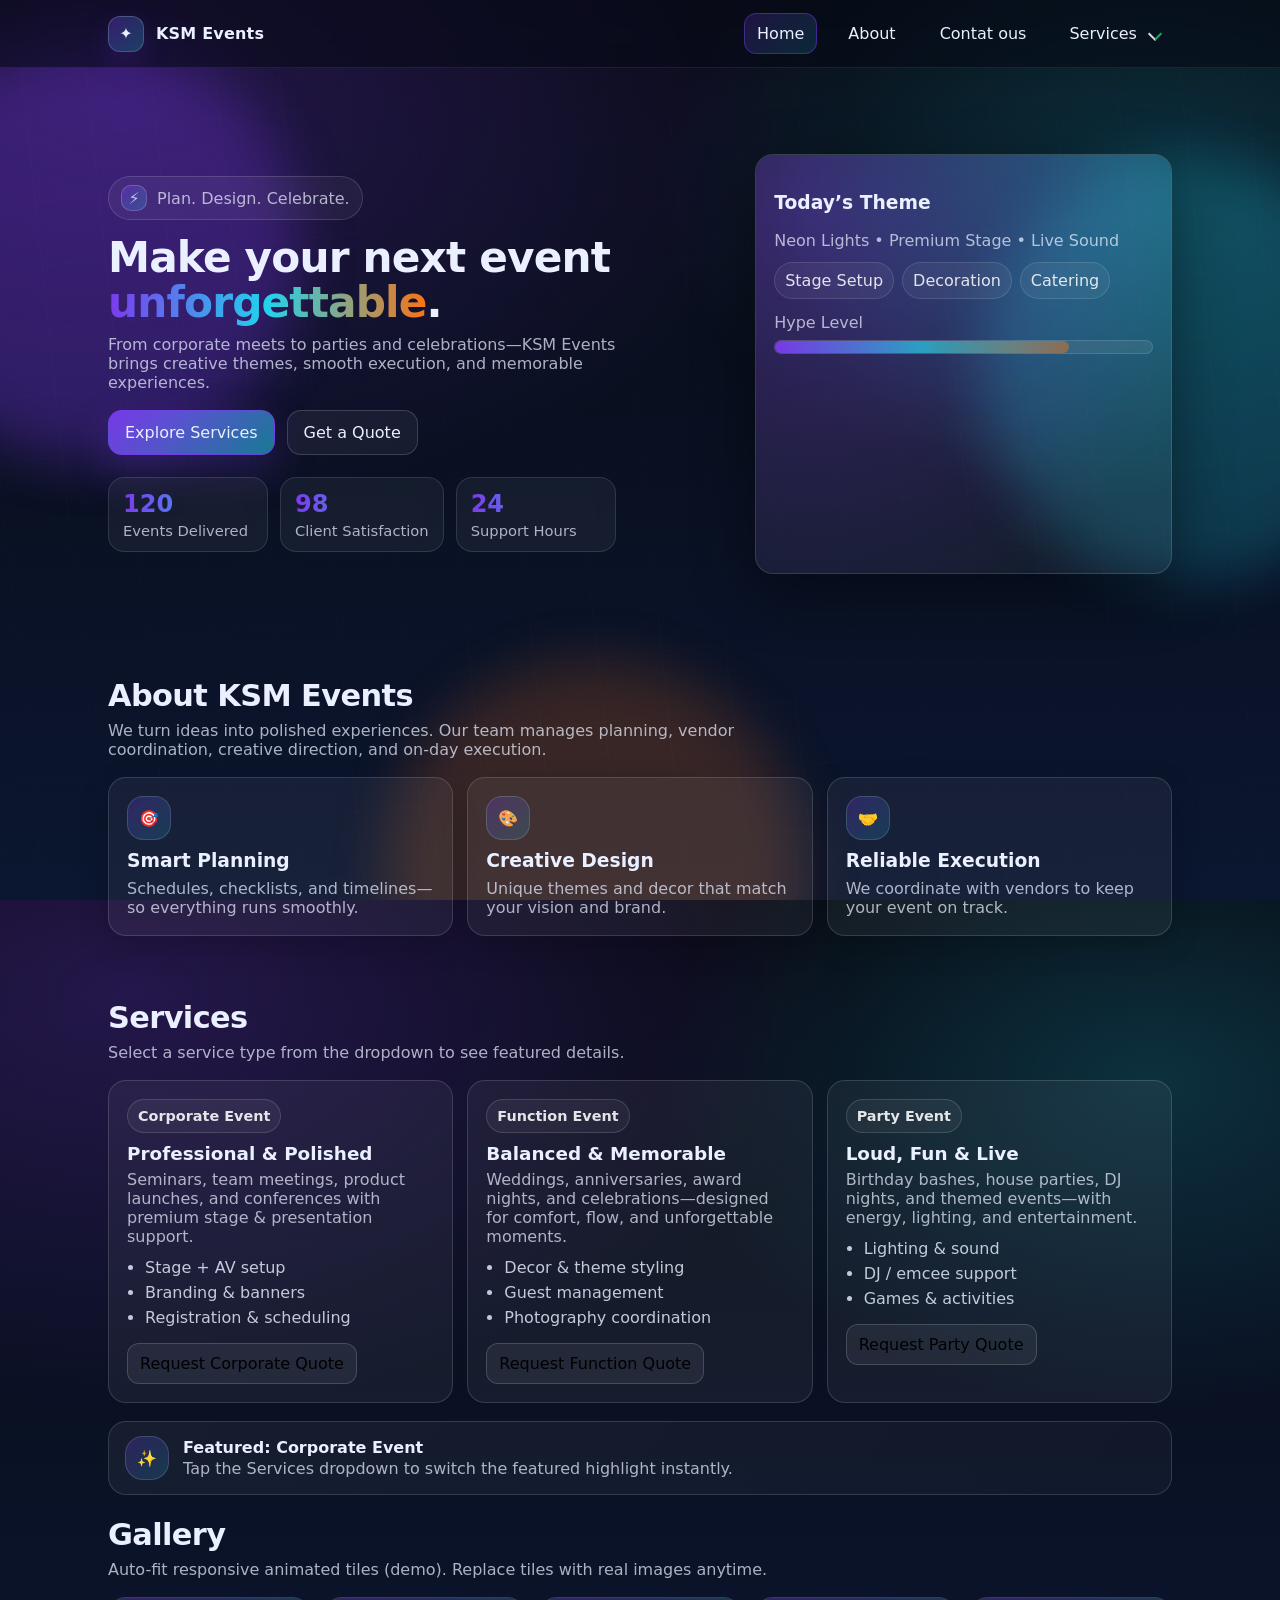
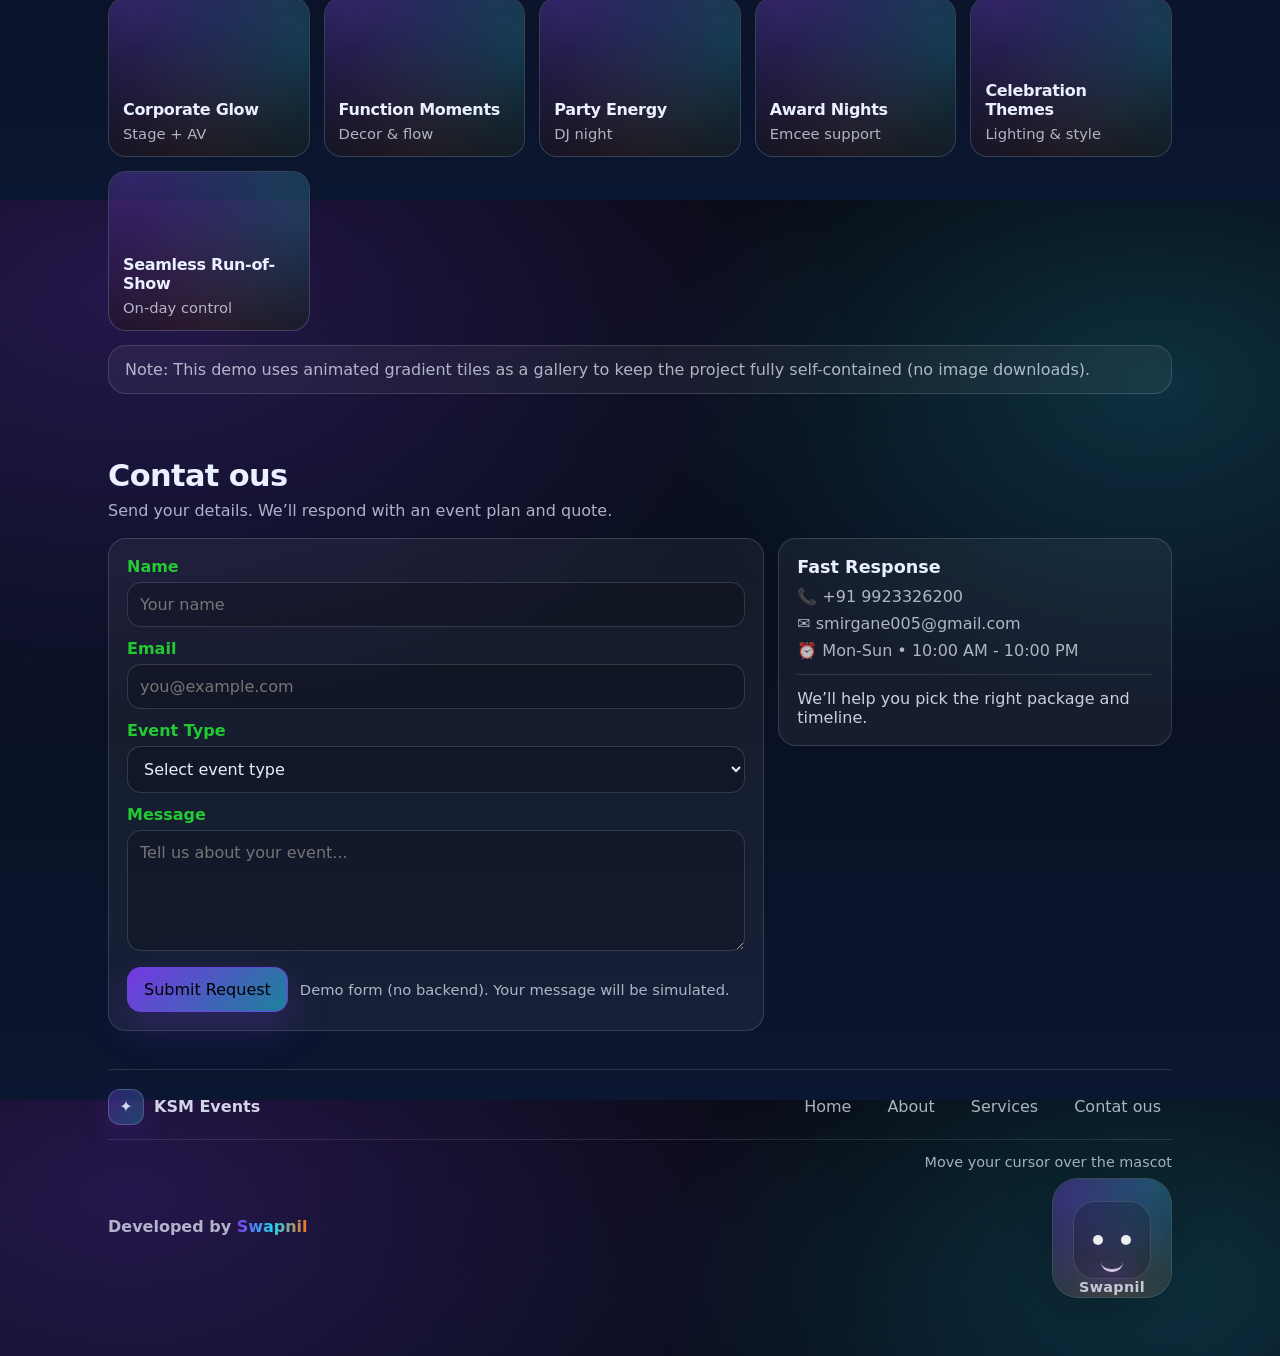
<file: index.html>
<!doctype html>
<html lang="en">
  <head>
    <meta charset="utf-8" />
    <meta name="viewport" content="width=device-width, initial-scale=1" />
    <title>KSM Events | Event Management</title>
    <link rel="stylesheet" href="style.css" />
  </head>
  <body>
    <div class="bg" aria-hidden="true">
      <span class="blob b1"></span>
      <span class="blob b2"></span>
      <span class="blob b3"></span>
      <span class="grid"></span>
    </div>

    <header class="header" id="top">
      <nav class="nav">
        <a class="brand" href="#home" aria-label="KSM Events Home">
          <span class="brand-mark" aria-hidden="true">✦</span>
          <span class="brand-text">KSM Events</span>
        </a>

        <button
          class="nav-toggle"
          type="button"
          aria-label="Open menu"
          aria-expanded="false"
        >
          <span></span><span></span><span></span>
        </button>

        <ul class="nav-links" id="navLinks">
          <li><a class="nav-link active" href="#home">Home</a></li>
          <li><a class="nav-link" href="#about">About</a></li>
          <li><a class="nav-link" href="#contact">Contat ous</a></li>

          <li class="dropdown" id="servicesDropdown">
            <button
              class="nav-link dropdown-btn"
              type="button"
              aria-haspopup="true"
              aria-expanded="false"
            >
              Services <span class="caret" aria-hidden="true"></span>
            </button>

            <div class="dropdown-menu" role="menu" aria-label="Services menu">
              <button
                class="dropdown-item"
                type="button"
                data-service="corporate"
              >
                Corporate Event
              </button>
              <button
                class="dropdown-item"
                type="button"
                data-service="function"
              >
                Function Event
              </button>
              <button class="dropdown-item" type="button" data-service="party">
                Party Event
              </button>
            </div>
          </li>
        </ul>
      </nav>
    </header>

    <main>
      <section class="hero" id="home">
        <div class="hero-content">
          <div class="eyebrow">
            <span class="spark" aria-hidden="true">⚡</span>
            <span>Plan. Design. Celebrate.</span>
          </div>

          <h1 class="hero-title">
            Make your next event
            <span class="gradient-text"> unforgettable</span>.
          </h1>

          <p class="hero-subtitle">
            From corporate meets to parties and celebrations—KSM Events brings
            creative themes, smooth execution, and memorable experiences.
          </p>

          <div class="hero-cta">
            <a class="btn primary" href="#services" role="button"
              >Explore Services</a
            >
            <a class="btn ghost" href="#contact" role="button">Get a Quote</a>
          </div>

          <div class="hero-stats" aria-label="Highlights">
            <div class="stat">
              <div class="stat-num" data-count="120">120</div>
              <div class="stat-label">Events Delivered</div>
            </div>
            <div class="stat">
              <div class="stat-num" data-count="98">98</div>
              <div class="stat-label">Client Satisfaction</div>
            </div>
            <div class="stat">
              <div class="stat-num" data-count="24">24</div>
              <div class="stat-label">Support Hours</div>
            </div>
          </div>
        </div>

        <div class="hero-card" aria-hidden="true">
          <div class="card-glow"></div>
          <div class="hero-card-inner">
            <h3>Today’s Theme</h3>
            <p class="muted">Neon Lights • Premium Stage • Live Sound</p>
            <div class="pill-row">
              <span class="pill">Stage Setup</span>
              <span class="pill">Decoration</span>
              <span class="pill">Catering</span>
            </div>
            <div class="mini-meter">
              <div class="meter-label">Hype Level</div>
              <div class="meter"><span class="meter-fill"></span></div>
            </div>
          </div>
        </div>
      </section>

      <section class="section" id="about">
        <div class="section-head">
          <h2>About KSM Events</h2>
          <p>
            We turn ideas into polished experiences. Our team manages planning,
            vendor coordination, creative direction, and on-day execution.
          </p>
        </div>

        <div class="cards">
          <article class="info-card reveal">
            <div class="icon" aria-hidden="true">🎯</div>
            <h3>Smart Planning</h3>
            <p>
              Schedules, checklists, and timelines—so everything runs smoothly.
            </p>
          </article>

          <article class="info-card reveal">
            <div class="icon" aria-hidden="true">🎨</div>
            <h3>Creative Design</h3>
            <p>Unique themes and decor that match your vision and brand.</p>
          </article>

          <article class="info-card reveal">
            <div class="icon" aria-hidden="true">🤝</div>
            <h3>Reliable Execution</h3>
            <p>We coordinate with vendors to keep your event on track.</p>
          </article>
        </div>
      </section>

      <section class="section" id="services">
        <div class="section-head">
          <h2>Services</h2>
          <p>
            Select a service type from the dropdown to see featured details.
          </p>
        </div>

        <div class="service-grid">
          <article class="service-card reveal" data-service-card="corporate">
            <div class="service-top">
              <div class="service-badge">Corporate Event</div>
              <div class="service-title">Professional & Polished</div>
              <p class="service-desc">
                Seminars, team meetings, product launches, and conferences with
                premium stage & presentation support.
              </p>
              <ul class="service-list">
                <li>Stage + AV setup</li>
                <li>Branding & banners</li>
                <li>Registration & scheduling</li>
              </ul>
              <button
                class="btn small"
                type="button"
                data-service-request="corporate"
              >
                Request Corporate Quote
              </button>
            </div>
          </article>

          <article class="service-card reveal" data-service-card="function">
            <div class="service-top">
              <div class="service-badge">Function Event</div>
              <div class="service-title">Balanced & Memorable</div>
              <p class="service-desc">
                Weddings, anniversaries, award nights, and celebrations—designed
                for comfort, flow, and unforgettable moments.
              </p>
              <ul class="service-list">
                <li>Decor & theme styling</li>
                <li>Guest management</li>
                <li>Photography coordination</li>
              </ul>
              <button
                class="btn small"
                type="button"
                data-service-request="function"
              >
                Request Function Quote
              </button>
            </div>
          </article>

          <article class="service-card reveal" data-service-card="party">
            <div class="service-top">
              <div class="service-badge">Party Event</div>
              <div class="service-title">Loud, Fun & Live</div>
              <p class="service-desc">
                Birthday bashes, house parties, DJ nights, and themed
                events—with energy, lighting, and entertainment.
              </p>
              <ul class="service-list">
                <li>Lighting & sound</li>
                <li>DJ / emcee support</li>
                <li>Games & activities</li>
              </ul>
              <button
                class="btn small"
                type="button"
                data-service-request="party"
              >
                Request Party Quote
              </button>
            </div>
          </article>
        </div>

        <div
          class="feature-strip reveal"
          id="serviceFeature"
          aria-live="polite"
        >
          <div class="strip-icon" aria-hidden="true">✨</div>
          <div class="strip-text">
            <div class="strip-title" id="featureTitle">
              Featured: Corporate Event
            </div>
            <div class="strip-desc" id="featureDesc">
              Tap the Services dropdown to switch the featured highlight
              instantly.
            </div>
          </div>
        </div>

        <div class="section-head" style="margin-top: 22px">
          <h2>Gallery</h2>
          <p>
            Auto-fit responsive animated tiles (demo). Replace tiles with real
            images anytime.
          </p>
        </div>

        <div class="gallery" aria-label="Event gallery">
          <div class="gallery-item reveal">
            <div class="gallery-item-inner">
              <div class="gallery-title">Corporate Glow</div>
              <div class="gallery-tag">Stage + AV</div>
            </div>
          </div>
          <div class="gallery-item reveal">
            <div class="gallery-item-inner">
              <div class="gallery-title">Function Moments</div>
              <div class="gallery-tag">Decor & flow</div>
            </div>
          </div>
          <div class="gallery-item reveal">
            <div class="gallery-item-inner">
              <div class="gallery-title">Party Energy</div>
              <div class="gallery-tag">DJ night</div>
            </div>
          </div>
          <div class="gallery-item reveal">
            <div class="gallery-item-inner">
              <div class="gallery-title">Award Nights</div>
              <div class="gallery-tag">Emcee support</div>
            </div>
          </div>
          <div class="gallery-item reveal">
            <div class="gallery-item-inner">
              <div class="gallery-title">Celebration Themes</div>
              <div class="gallery-tag">Lighting & style</div>
            </div>
          </div>
          <div class="gallery-item reveal">
            <div class="gallery-item-inner">
              <div class="gallery-title">Seamless Run-of-Show</div>
              <div class="gallery-tag">On-day control</div>
            </div>
          </div>
        </div>

        <div class="note reveal">
          Note: This demo uses animated gradient tiles as a gallery to keep the
          project fully self-contained (no image downloads).
        </div>
      </section>

      <section class="section contact" id="contact">
        <div class="section-head">
          <h2>Contat ous</h2>
          <p>Send your details. We’ll respond with an event plan and quote.</p>
        </div>

        <div class="contact-grid">
          <form class="contact-form" id="contactForm">
            <label>
              <span>Name</span>
              <input type="text" name="name" placeholder="Your name" required />
            </label>

            <label>
              <span>Email</span>
              <input
                type="email"
                name="email"
                placeholder="you@example.com"
                required
              />
            </label>

            <label>
              <span>Event Type</span>
              <select name="type" id="eventTypeSelect" required>
                <option value="" selected disabled>Select event type</option>
                <option value="corporate">Corporate Event</option>
                <option value="function">Function Event</option>
                <option value="party">Party Event</option>
              </select>
            </label>

            <label>
              <span>Message</span>
              <textarea
                name="message"
                placeholder="Tell us about your event..."
                rows="5"
                required
              ></textarea>
            </label>

            <div class="form-actions">
              <button class="btn primary" type="submit">Submit Request</button>
              <div class="form-hint">
                Demo form (no backend). Your message will be simulated.
              </div>
            </div>
          </form>

          <aside class="contact-panel reveal" aria-hidden="true">
            <div class="panel-card">
              <div class="panel-title">Fast Response</div>
              <div class="panel-line">📞 +91 9923326200</div>
              <div class="panel-line">✉️ smirgane005@gmail.com</div>
              <div class="panel-line">⏰ Mon-Sun • 10:00 AM - 10:00 PM</div>
              <div class="panel-divider"></div>
              <div class="panel-sub">
                We’ll help you pick the right package and timeline.
              </div>
            </div>
          </aside>
        </div>
      </section>

      <footer class="footer">
        <div class="footer-inner">
          <div class="footer-brand">
            <span class="brand-mark" aria-hidden="true">✦</span>
            KSM Events
          </div>

          <div class="footer-links">
            <a href="#home">Home</a>
            <a href="#about">About</a>
            <a href="#services">Services</a>
            <a href="#contact">Contat ous</a>
          </div>
        </div>

        <div class="footer-bottom">
          <div class="developed">
            Developed by <span class="developed-name">Swapnil</span>
          </div>

          <div class="mascot-wrap" aria-label="Animated mascot">
            <div class="mascot-instructions">
              Move your cursor over the mascot
            </div>
            <div class="mascot" id="mascot">
              <div class="mascot-face" aria-hidden="true">
                <span class="eye"></span>
                <span class="eye"></span>
                <span class="mouth"></span>
              </div>
              <div class="mascot-bob" aria-hidden="true"></div>
              <div class="mascot-name">Swapnil</div>
            </div>
          </div>
        </div>
      </footer>
    </main>

    <!-- Popup overlay (loads popup.html in an iframe) -->
    <div class="popup-overlay" id="popupOverlay" aria-hidden="true">
      <div
        class="popup-modal"
        role="dialog"
        aria-modal="true"
        aria-label="Service request"
      >
        <div class="popup-modal-top">
          <div class="popup-modal-title">Service Request</div>
          <button
            class="popup-close"
            type="button"
            id="popupCloseBtn"
            aria-label="Close popup"
          >
            ✕
          </button>
        </div>
        <iframe
          id="popupFrame"
          title="Service Request Form"
          src="about:blank"
          loading="lazy"
        ></iframe>
      </div>
    </div>

    <script src="script.js"></script>
  </body>
</html>
</file>
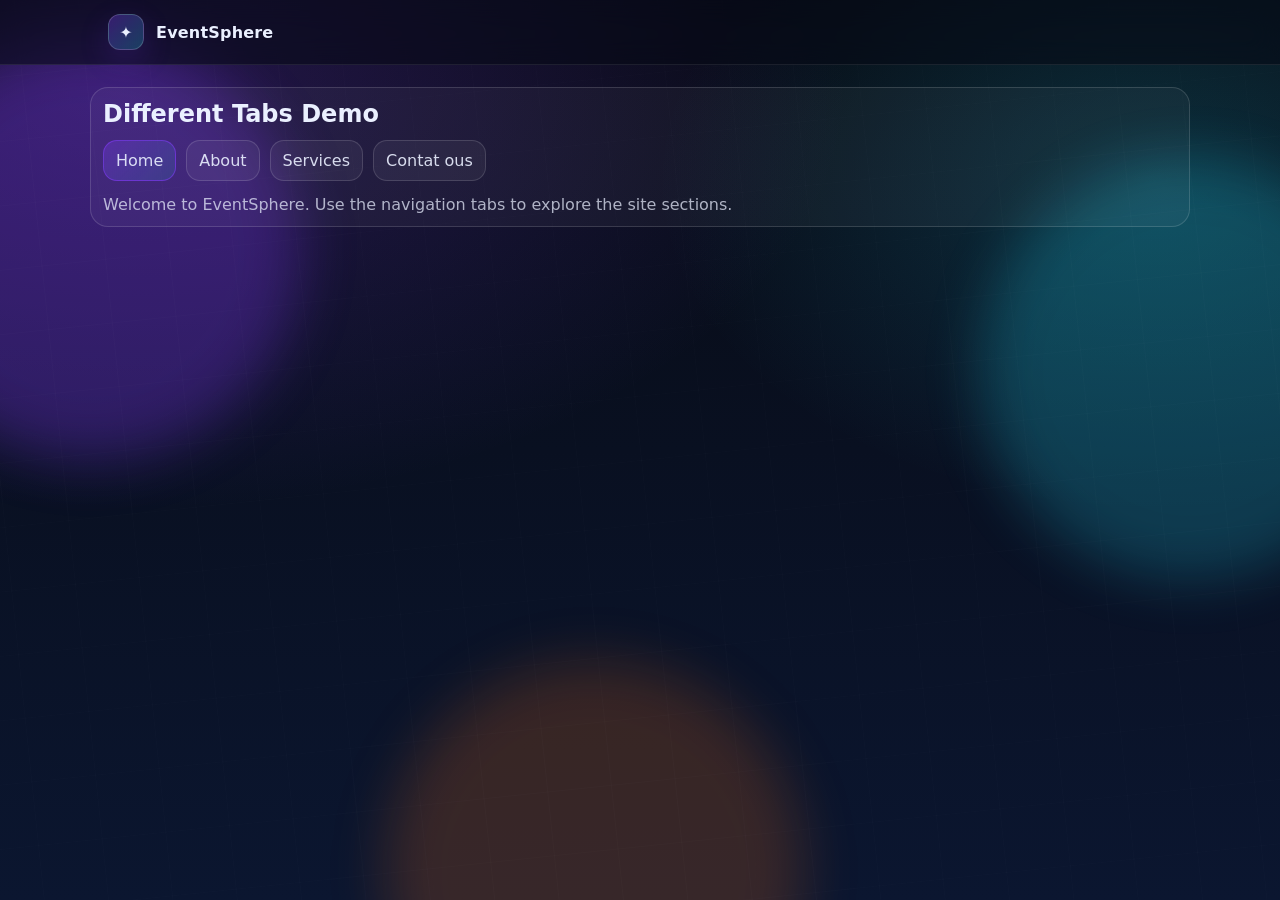
<file: different-taps.html>
<!doctype html>
<html lang="en">
<head>
  <meta charset="utf-8" />
  <meta name="viewport" content="width=device-width, initial-scale=1" />
  <title>EventSphere - Different Tabs</title>
  <link rel="stylesheet" href="style.css" />
  <style>
    .tabs-demo{padding:22px 0 50px;}
    .tabs-wrap{border:1px solid rgba(255,255,255,.14);background:rgba(255,255,255,.04);border-radius:18px;padding:12px;}
    .tab-buttons{display:flex;gap:10px;flex-wrap:wrap;}
    .tab-btn{padding:10px 12px;border-radius:14px;border:1px solid rgba(255,255,255,.14);background:rgba(255,255,255,.05);color:rgba(234,240,255,.9);cursor:pointer;transition:.18s;}
    .tab-btn.active{border-color:rgba(124,58,237,.65);background:linear-gradient(135deg, rgba(124,58,237,.35), rgba(34,211,238,.12));}
    .tab-panel{margin-top:14px;display:none;}
    .tab-panel.active{display:block;animation:fadeUp .4s ease both;}
    .tab-panel p{color:rgba(234,240,255,.72);margin:0;max-width:80ch;}
  </style>
</head>
<body>
  <div class="bg" aria-hidden="true">
    <span class="blob b1"></span><span class="blob b2"></span><span class="blob b3"></span><span class="grid"></span>
  </div>

  <header class="header">
    <nav class="nav">
      <a class="brand" href="index.html"><span class="brand-mark" aria-hidden="true">✦</span><span class="brand-text">EventSphere</span></a>
    </nav>
  </header>

  <main class="tabs-demo">
    <div class="tabs-wrap">
      <h2 style="margin:0 0 12px;">Different Tabs Demo</h2>
      <div class="tab-buttons" role="tablist" aria-label="Event Tabs">
        <button class="tab-btn active" type="button" data-tab="home">Home</button>
        <button class="tab-btn" type="button" data-tab="about">About</button>
        <button class="tab-btn" type="button" data-tab="services">Services</button>
        <button class="tab-btn" type="button" data-tab="contact">Contat ous</button>
      </div>
      <div class="tab-panel active" data-panel="home">
        <p>Welcome to EventSphere. Use the navigation tabs to explore the site sections.</p>
      </div>
      <div class="tab-panel" data-panel="about">
        <p>We plan, design, and execute events with smooth coordination and creative themes.</p>
      </div>
      <div class="tab-panel" data-panel="services">
        <p>Corporate Event, Function Event, Party Event — pick your style and submit a request.</p>
      </div>
      <div class="tab-panel" data-panel="contact">
        <p>Send your details and we’ll respond with an event plan and quote.</p>
      </div>
    </div>
  </main>

  <script>
    const btns = Array.from(document.querySelectorAll('.tab-btn'));
    const panels = Array.from(document.querySelectorAll('.tab-panel'));
    btns.forEach(b => {
      b.addEventListener('click', () => {
        btns.forEach(x=>x.classList.toggle('active', x===b));
        const tab = b.getAttribute('data-tab');
        panels.forEach(p=>p.classList.toggle('active', p.getAttribute('data-panel')===tab));
      });
</file>
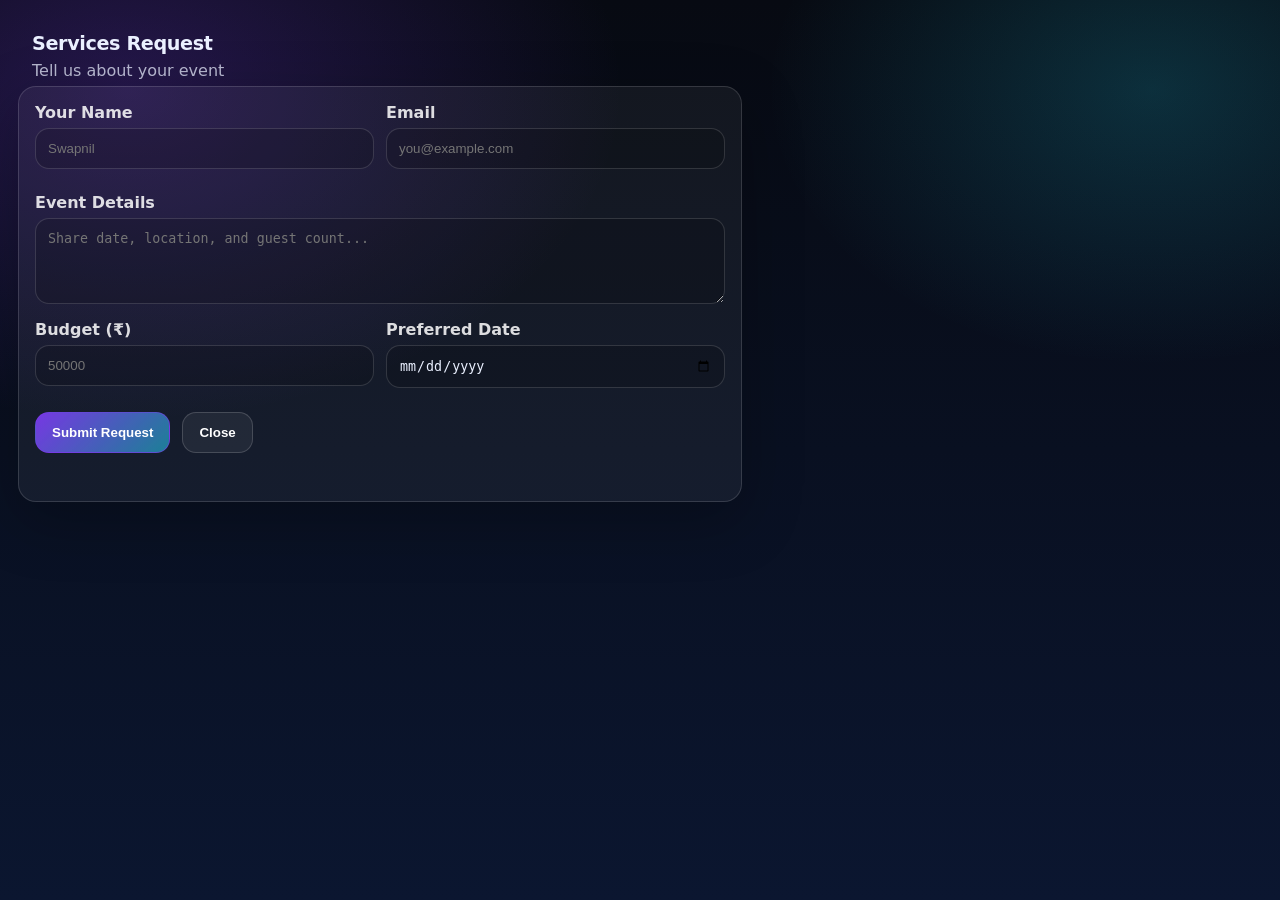
<file: popup.html>
<!doctype html>
<html lang="en">
  <head>
    <meta charset="utf-8" />
    <meta name="viewport" content="width=device-width, initial-scale=1" />
    <title>Service Request</title>
    <link rel="stylesheet" href="popup.css" />
  </head>
  <body>
    <!-- This file is loaded inside an iframe popup -->
    <div class="popup-shell">
      <div class="popup-header">
        <div class="popup-title">Services Request</div>
        <div class="popup-sub" id="popupSub">Tell us about your event</div>
      </div>

      <form class="popup-form" id="popupForm">
        <div class="row">
          <label>
            <span>Your Name</span>
            <input type="text" name="name" placeholder="Swapnil" required />
          </label>
          <label>
            <span>Email</span>
            <input
              type="email"
              name="email"
              placeholder="you@example.com"
              required
            />
          </label>
        </div>

        <label>
          <span>Event Details</span>
          <textarea
            name="details"
            rows="4"
            placeholder="Share date, location, and guest count..."
            required
          ></textarea>
        </label>

        <div class="row">
          <label>
            <span>Budget (₹)</span>
            <input type="number" name="budget" placeholder="50000" min="0" />
          </label>
          <label>
            <span>Preferred Date</span>
            <input type="date" name="date" />
          </label>
        </div>

        <div class="actions">
          <button class="btn" type="submit">Submit Request</button>
          <button class="btn btn-ghost" type="button" id="closeBtn">
            Close
          </button>
        </div>

        <div class="status" id="status" role="status" aria-live="polite"></div>
      </form>
    </div>

    <script>
      // Allow parent to set the chosen service type
      function getServiceFromURL() {
        const params = new URLSearchParams(window.location.search);
        return params.get("service") || "";
      }
      const service = getServiceFromURL();
      const sub = document.getElementById("popupSub");
      if (service) {
        const nice = service
          .split("-")
          .map((s) => s.charAt(0).toUpperCase() + s.slice(1))
          .join(" ");
        sub.textContent = `Selected: ${nice}`;
      }

      // Close button communicates to parent
      document.getElementById("closeBtn").addEventListener("click", () => {
        parent.postMessage({ type: "close-popup" }, "*");
      });

      // Submit: simulate collection and tell parent
      document.getElementById("popupForm").addEventListener("submit", (e) => {
        e.preventDefault();
        const fd = new FormData(e.target);
        const payload = Object.fromEntries(fd.entries());
        payload.service = service;

        document.getElementById("status").textContent = "Submitting...";
        // Simulate success
        setTimeout(() => {
          document.getElementById("status").textContent =
            "Request sent! (Demo)";
          parent.postMessage({ type: "popup-submitted", payload }, "*");
        }, 600);
      });
    </script>
  </body>
</html>
</file>
<file: style.css>
:root{
  --bg0:#070A12;
  --bg1:#0B1630;
  --text:#EAF0FF;
  --muted:rgba(234,240,255,.72);
  --primary:#7C3AED;
  --primary2:#22D3EE;
  --primary3:#F97316;
  --shadow: 0 18px 60px rgba(0,0,0,.45);
  --radius: 18px;
}

*{ box-sizing:border-box; }
html,body{ height:100%; }
body{
  margin:0;
  font-family: ui-sans-serif, system-ui, -apple-system, Segoe UI, Roboto, Arial;
  background: radial-gradient(1200px 700px at 10% 10%, rgba(124,58,237,.25), transparent 60%),
              radial-gradient(900px 600px at 90% 20%, rgba(34,211,238,.18), transparent 55%),
              linear-gradient(180deg, var(--bg0), var(--bg1));
  color: var(--text);
  overflow-x:hidden;
}

a{ color:inherit; text-decoration:none; }
button, input, select, textarea{ font:inherit; }

.bg{ position:fixed; inset:0; z-index:-2; pointer-events:none; overflow:hidden; }
.blob{ position:absolute; width:420px; height:420px; border-radius:50%; filter: blur(28px); opacity:.55; animation: floaty 10s ease-in-out infinite; }
.b1{ left:-120px; top:40px; background: rgba(124,58,237,.55); }
.b2{ right:-120px; top:160px; background: rgba(34,211,238,.40); animation-delay:-3s; }
.b3{ left:30%; bottom:-180px; background: rgba(249,115,22,.35); animation-delay:-6s; }
@keyframes floaty{ 0%,100%{ transform:translate3d(0,0,0) scale(1);} 50%{ transform:translate3d(0,-18px,0) scale(1.05);} }
.grid{
  position:absolute; inset:-20%;
  background:
    linear-gradient(to right, rgba(255,255,255,.06) 1px, transparent 1px),
    linear-gradient(to bottom, rgba(255,255,255,.05) 1px, transparent 1px);
  background-size:64px 64px;
  transform:rotate(-6deg);
  opacity:.25;
  animation:gridMove 18s linear infinite;
}
@keyframes gridMove{ from{ transform:rotate(-6deg) translateY(0);} to{ transform:rotate(-6deg) translateY(70px);} }

.header{ position:sticky; top:0; z-index:30; backdrop-filter: blur(14px); background: rgba(6,10,22,.56); border-bottom:1px solid rgba(255,255,255,.08); }
.nav{ max-width:1100px; margin:0 auto; padding:14px 18px; display:flex; align-items:center; justify-content:space-between; gap:16px; }
.brand{ display:flex; align-items:center; gap:12px; font-weight:800; letter-spacing:.2px; }
.brand-mark{
  display:grid; place-items:center; width:36px; height:36px; border-radius:12px;
  background: linear-gradient(135deg, rgba(124,58,237,.35), rgba(34,211,238,.25));
  border:1px solid rgba(255,255,255,.18);
  box-shadow:0 10px 30px rgba(124,58,237,.18);
  animation:pulse 2.4s ease-in-out infinite;
}
@keyframes pulse{ 0%,100%{ transform:scale(1);} 50%{ transform:scale(1.08);} }

.nav-toggle{ display:none; width:44px; height:44px; border-radius:14px; border:1px solid rgba(255,255,255,.14); background: rgba(255,255,255,.06); cursor:pointer; }
.nav-toggle span{ display:block; width:20px; height:2px; margin:5px auto; background: rgba(255,255,255,.85); border-radius:4px; }

.nav-links{ list-style:none; padding:0; margin:0; display:flex; align-items:center; gap:18px; }
.nav-link{ padding:10px 12px; border-radius:12px; border:1px solid transparent; transition: transform .15s ease, background .2s ease, border-color .2s ease; white-space:nowrap; }
.nav-link:hover{ transform: translateY(-1px); background: rgba(255,255,255,.06); border-color: rgba(255,255,255,.12); }
.nav-link.active{ background: linear-gradient(135deg, rgba(124,58,237,.20), rgba(34,211,238,.14)); border-color: rgba(124,58,237,.45); }

.dropdown{ position:relative; }
.dropdown-btn{ background:transparent; border:none; cursor:pointer; color:inherit; }
.caret{ display:inline-block; width:10px; height:10px; border-right:2px solid rgba(18, 207, 103, 0.85); border-bottom:2px solid rgba(255,255,255,.85); transform:rotate(45deg); margin-left:8px; transition: transform .2s ease; }
.dropdown-menu{
  position:absolute; top:calc(100% + 10px); left:0; min-width:220px;
  padding:10px; border-radius:16px;
  background: rgba(9,16,36,.86);
  border:1px solid rgba(255,255,255,.14);
  box-shadow: var(--shadow);
  opacity:0; visibility:hidden;
  transform: translateY(-8px) scale(.98);
  transition: opacity .18s ease, visibility .18s ease, transform .18s ease;
}
.dropdown.open .dropdown-menu{ opacity:1; visibility:visible; transform: translateY(0) scale(1);} 
.dropdown.open .caret{ transform: rotate(-135deg);} 
.dropdown-item{
  width:100%; text-align:left;
  background: rgba(255,255,255,.04);
  border:1px solid rgba(255,255,255,.08);
  color: var(--text);
  border-radius: 14px;
  padding:10px 12px;
  cursor:pointer;
  transition: transform .12s ease, background .2s ease, border-color .2s ease;
  margin-bottom:8px;
}
.dropdown-item:last-child{ margin-bottom:0; }
.dropdown-item:hover{ transform: translateY(-1px); background: rgba(255,255,255,.08); border-color: rgba(124,58,237,.35);} 

main{ max-width:1100px; margin:0 auto; padding:18px; }

.hero{ margin-top:18px; display:grid; grid-template-columns:1.2fr .8fr; gap:22px; align-items:center; min-height:520px; }
.hero-content{ padding:18px 0; }
.eyebrow{ display:inline-flex; align-items:center; gap:10px; padding:8px 12px; border-radius:999px; border:1px solid rgba(255,255,255,.14); background: rgba(255,255,255,.05); color: var(--muted); animation: fadeUp .7s ease both; }
.spark{ display:inline-grid; place-items:center; width:26px; height:26px; border-radius:10px; background: linear-gradient(135deg, rgba(124,58,237,.35), rgba(34,211,238,.22)); border:1px solid rgba(255,255,255,.18); }
@keyframes fadeUp{ from{ opacity:0; transform: translateY(10px);} to{ opacity:1; transform: translateY(0);} }
.hero-title{ margin:16px 0 10px; font-size: clamp(2rem, 3.3vw, 3.2rem); line-height:1.05; letter-spacing:-.02em; animation: fadeUp .85s ease both; }
.gradient-text{ background: linear-gradient(90deg, var(--primary), var(--primary2), var(--primary3)); -webkit-background-clip:text; background-clip:text; color:transparent; }
.hero-subtitle{ margin:0 0 18px; color:var(--muted); max-width:52ch; animation: fadeUp 1s ease both; }
.hero-cta{ display:flex; gap:12px; flex-wrap:wrap; margin-bottom:22px; animation: fadeUp 1.1s ease both; }

.btn{ display:inline-flex; align-items:center; justify-content:center; gap:10px; padding:12px 16px; border-radius:14px; border:1px solid rgba(255,255,255,.16); cursor:pointer; transition: transform .15s ease, background .2s ease, border-color .2s ease; user-select:none; }
.btn:hover{ transform: translateY(-1px);} 
.btn.primary{ background: linear-gradient(135deg, rgba(124,58,237,.95), rgba(34,211,238,.55)); border-color: rgba(124,58,237,.65); box-shadow:0 16px 40px rgba(124,58,237,.25);} 
.btn.ghost{ background: rgba(255,255,255,.05);} 
.btn.small{ padding:10px 12px; border-radius:12px; background: rgba(255,255,255,.06);} 

.hero-stats{ display:flex; gap:12px; flex-wrap:wrap; }
.stat{ padding:12px 14px; border-radius:16px; border:1px solid rgba(255,255,255,.12); background: rgba(255,255,255,.05); backdrop-filter: blur(10px); min-width:160px; animation: fadeUp 1.2s ease both; }
.stat-num{ font-size:1.5rem; font-weight:900; background: linear-gradient(90deg, rgba(124,58,237,1), rgba(34,211,238,1)); -webkit-background-clip:text; background-clip:text; color:transparent; }
.stat-label{ margin-top:4px; color:var(--muted); font-size:.92rem; }

.hero-card{ position:relative; border-radius: var(--radius); border:1px solid rgba(255,255,255,.14); background: rgba(255,255,255,.05); box-shadow: var(--shadow); overflow:hidden; height:420px; animation: fadeUp 1.1s ease both; }
.card-glow{ position:absolute; inset:-40%; background: radial-gradient(circle at 30% 30%, rgba(124,58,237,.35), transparent 55%), radial-gradient(circle at 70% 20%, rgba(34,211,238,.25), transparent 45%); animation: spinGlow 8s linear infinite; }
@keyframes spinGlow{ from{ transform: rotate(0deg);} to{ transform: rotate(360deg);} }
.hero-card-inner{ position:relative; padding:18px; }
.muted{ color: var(--muted); margin:0 0 12px; }
.pill-row{ display:flex; flex-wrap:wrap; gap:8px; margin-bottom:14px; }
.pill{ padding:8px 10px; border-radius:999px; border:1px solid rgba(255,255,255,.12); background: rgba(255,255,255,.05); color: rgba(255,255,255,.86); }
.mini-meter .meter-label{ color: var(--muted); margin-bottom:8px; }
.mini-meter .meter{ height:14px; border-radius:999px; background: rgba(255,255,255,.08); border:1px solid rgba(255,255,255,.12); overflow:hidden; }
.meter-fill{ display:block; height:100%; width:78%; background: linear-gradient(90deg, rgba(124,58,237,.95), rgba(34,211,238,.65), rgba(249,115,22,.45)); border-radius:999px; animation: meterAnim 1.6s ease-in-out infinite alternate; }
@keyframes meterAnim{ from{ width:64%; } to{ width:86%; } }

.section{ padding:54px 0 10px; }
.section-head{ text-align:left; margin-bottom:18px; }
.section-head h2{ margin:0 0 8px; font-size:1.9rem; letter-spacing:-.02em; }
.section-head p{ margin:0; color: var(--muted); max-width:70ch; }

.cards{ display:grid; grid-template-columns: repeat(3, 1fr); gap:14px; }
.info-card{ border-radius: var(--radius); border:1px solid rgba(255,255,255,.14); background: rgba(255,255,255,.05); padding:18px; transition: transform .18s ease, border-color .2s ease, background .2s ease; box-shadow:0 10px 30px rgba(0,0,0,.18); }
.info-card:hover{ transform: translateY(-3px); border-color: rgba(124,58,237,.45); background: rgba(255,255,255,.07); }
.icon{ width:44px; height:44px; border-radius:16px; display:grid; place-items:center; border:1px solid rgba(255,255,255,.14); background: linear-gradient(135deg, rgba(124,58,237,.25), rgba(34,211,238,.16)); margin-bottom:10px; }
.info-card h3{ margin:0 0 8px; }
.info-card p{ margin:0; color: var(--muted); }

.service-grid{ display:grid; grid-template-columns: repeat(3, 1fr); gap:14px; margin-top:18px; }
.service-card{ border-radius: var(--radius); border:1px solid rgba(255,255,255,.14); background: rgba(255,255,255,.05); padding:18px; transition: transform .18s ease, border-color .2s ease, background .2s ease; position:relative; overflow:hidden; }
.service-card::before{ content:""; position:absolute; inset:-60% -40%; background: radial-gradient(circle at 20% 10%, rgba(124,58,237,.25), transparent 55%), radial-gradient(circle at 80% 25%, rgba(34,211,238,.18), transparent 50%); opacity:.0; transition: opacity .2s ease; }
.service-card:hover{ transform: translateY(-3px); border-color: rgba(34,211,238,.42); background: rgba(255,255,255,.07);} 
.service-card:hover::before{ opacity:1; }
.service-badge{ display:inline-flex; padding:8px 10px; border-radius:999px; border:1px solid rgba(255,255,255,.14); background: rgba(255,255,255,.05); color: rgba(255,255,255,.88); margin-bottom:10px; font-weight:700; font-size:.9rem; }
.service-title{ font-weight:900; font-size:1.15rem; margin-bottom:6px; }
.service-desc{ margin:0 0 12px; color: var(--muted); }
.service-list{ margin:0 0 16px; padding-left:18px; color: rgba(234,240,255,.82); }
.service-list li{ margin:6px 0; }

.feature-strip{ margin-top:18px; border-radius: var(--radius); border:1px solid rgba(255,255,255,.14); background: linear-gradient(135deg, rgba(255,255,255,.05), rgba(255,255,255,.03)); padding:14px 16px; display:flex; align-items:center; gap:14px; }
.strip-icon{ width:44px; height:44px; border-radius:18px; display:grid; place-items:center; border:1px solid rgba(255,255,255,.14); background: linear-gradient(135deg, rgba(124,58,237,.24), rgba(34,211,238,.16)); }
.strip-title{ font-weight:900; }
.strip-desc{ color: var(--muted); margin-top:2px; }

/* Gallery */
.gallery{ margin-top:18px; display:grid; grid-template-columns: repeat(auto-fit, minmax(180px, 1fr)); gap:14px; }
.gallery-item{ position:relative; border-radius: var(--radius); border:1px solid rgba(255,255,255,.14); background: rgba(255,255,255,.05); overflow:hidden; min-height:160px; }
.gallery-item::before{ content:""; position:absolute; inset:-40% -40%; background: radial-gradient(circle at 30% 25%, rgba(124,58,237,.35), transparent 55%), radial-gradient(circle at 75% 40%, rgba(34,211,238,.25), transparent 50%), radial-gradient(circle at 50% 80%, rgba(249,115,22,.18), transparent 45%); transform: scale(1.05); opacity:.9; }
.gallery-item::after{ content:""; position:absolute; inset:0; background: linear-gradient(180deg, rgba(0,0,0,.05), rgba(0,0,0,.45)); }
.gallery-item-inner{ position:relative; z-index:1; padding:14px; height:100%; display:flex; flex-direction:column; gap:6px; justify-content:flex-end; }
.gallery-title{ font-weight:900; letter-spacing:-.02em; }
.gallery-tag{ color: var(--muted); font-size:.92rem; }

.note{ margin-top:14px; padding:14px 16px; border-radius: var(--radius); border:1px solid rgba(255,255,255,.14); background: rgba(255,255,255,.05); color: var(--muted); }

/* Contact */
.contact-grid{ display:grid; grid-template-columns: 1.25fr .75fr; gap:14px; margin-top:18px; }
.contact-form{ border-radius: var(--radius); border:1px solid rgba(255,255,255,.14); background: rgba(255,255,255,.05); padding:18px; }
.contact-form label{ display:block; margin-bottom:12px; }
.contact-form label span{ display:block; margin-bottom:6px; color: rgba(38, 230, 51, 0.86); font-weight:700; }
#eventTypeSelect option {background: rgba(7, 17, 10, 0.856)}
.contact-form input, .contact-form select, .contact-form textarea{ width:100%; padding:12px; border-radius:14px; border:1px solid rgba(255,255,255,.14); background: rgba(0,0,0,.16); color: var(--text); outline:none; transition: border-color .2s ease; }
.contact-form input:focus, .contact-form select:focus, .contact-form textarea:focus{ border-color: rgba(124,58,237,.55); }
.form-actions{ display:flex; align-items:center; gap:12px; flex-wrap:wrap; margin-top:8px; }
.form-hint{ color: var(--muted); font-size:.92rem; }
.contact-panel .panel-card{ border-radius: var(--radius); border:1px solid rgba(255,255,255,.14); background: rgba(255,255,255,.05); padding:18px; }
.panel-title{ font-weight:900; font-size:1.1rem; margin-bottom:10px; }
.panel-line{ color: var(--muted); margin:8px 0; }
.panel-divider{ height:1px; background: rgba(255,255,255,.12); margin:14px 0; }
.panel-sub{ color: rgba(234,240,255,.85); }

.footer{ padding:28px 0 40px; color: var(--muted); }
.footer-inner{ border-top:1px solid rgba(255,255,255,.12); padding-top:18px; display:flex; align-items:center; justify-content:space-between; gap:14px; }
.footer-brand{ display:flex; align-items:center; gap:10px; font-weight:900; color: rgba(234,240,255,.88); }
.footer-links{ display:flex; gap:14px; flex-wrap:wrap; }
.footer-links a{ padding:8px 10px; border-radius:12px; border:1px solid rgba(255,255,255,.0); transition: border-color .2s ease, background .2s ease; }
.footer-links a:hover{ border-color: rgba(255,255,255,.14); background: rgba(255,255,255,.05); }

.reveal{ opacity:0; transform: translateY(14px); transition: opacity .6s ease, transform .6s ease; }
.reveal.in-view{ opacity:1; transform: translateY(0); }

@media (max-width: 940px){
  .hero{ grid-template-columns: 1fr; min-height: unset; }
  .hero-card{ height: 360px; }
  .cards{ grid-template-columns: 1fr; }
  .service-grid{ grid-template-columns: 1fr; }
  .contact-grid{ grid-template-columns: 1fr; }
  .footer-inner{ flex-direction:column; align-items:flex-start; }

  .nav-toggle{ display:block; }
  .nav-links{
    position:absolute;
    left:16px; right:16px; top:72px;
    flex-direction:column; align-items:stretch;
    padding:12px;
    border-radius: var(--radius);
    border:1px solid rgba(255,255,255,.14);
    background: rgba(9,16,36,.86);
    box-shadow: var(--shadow);
    opacity:0;
    transform: translateY(-10px);
    visibility:hidden;
    transition: opacity .18s ease, transform .18s ease, visibility .18s ease;
  }
  .nav-links.open{ opacity:1; transform: translateY(0); visibility:visible; }
  .nav-link{ width:100%; }
  .dropdown-menu{ left:0; right:0; min-width:auto; }
}

@media (max-width: 420px){
  main{ padding:12px; }
  .nav{ padding:12px 12px; }
  .hero-card{ height:320px; }
  .hero-title{ letter-spacing:-0.01em; }
  .stat{ min-width:140px; }
}

/* Popup overlay */
.popup-overlay{
  position:fixed;
  inset:0;
  background: rgba(0,0,0,.55);
  display:flex;
  align-items:center;
  justify-content:center;
  padding:18px;
  opacity:0;
  visibility:hidden;
  transition: opacity .18s ease, visibility .18s ease;
  z-index:200;
}
.popup-overlay.open{
  opacity:1;
  visibility:visible;
}
.popup-modal{
  width:min(980px, 100%);
  height:min(640px, 85vh);
  border-radius: 20px;
  border:1px solid rgba(255,255,255,.16);
  background: rgba(9,16,36,.78);
  backdrop-filter: blur(14px);
  box-shadow: 0 18px 70px rgba(0,0,0,.45);
  overflow:hidden;
  transform: translateY(10px) scale(.98);
  transition: transform .2s ease;
}
.popup-overlay.open .popup-modal{
  transform: translateY(0) scale(1);
}
.popup-modal-top{
  display:flex;
  align-items:center;
  justify-content:space-between;
  padding:14px 16px;
  border-bottom:1px solid rgba(255,255,255,.12);
}
.popup-modal-title{
  font-weight:900;
  letter-spacing:-.02em;
}
.popup-close{
  width:40px;
  height:40px;
  border-radius:14px;
  border:1px solid rgba(255,255,255,.14);
  background: rgba(255,255,255,.06);
  color: rgba(255,255,255,.92);
  cursor:pointer;
}
.popup-modal iframe{
  width:100%;
  height: calc(100% - 68px);
  border:0;
}

/* Footer additions */
.footer{ padding:28px 0 40px; }

.footer-bottom{
  margin-top: 14px;
  border-top: 1px solid rgba(255,255,255,.12);
  padding-top: 14px;
  display:flex;
  align-items:center;
  justify-content:space-between;
  gap: 14px;
  flex-wrap:wrap;
}
.developed{ color: var(--muted); font-weight: 700; }
.developed-name{
  background: linear-gradient(90deg, var(--primary), var(--primary2), var(--primary3));
  -webkit-background-clip:text;
  background-clip:text;
  color: transparent;
}

.mascot-wrap{ display:flex; flex-direction:column; gap: 8px; align-items:flex-end; }
.mascot-instructions{ color: rgba(234,240,255,.70); font-size: .9rem; }

.mascot{
  width: 120px;
  height: 120px;
  position: relative;
  border-radius: 26px;
  background: rgba(255,255,255,.05);
  border: 1px solid rgba(255,255,255,.14);
  box-shadow: 0 16px 50px rgba(0,0,0,.25);
  overflow:hidden;
  cursor: default;
}
.mascot::before{
  content:"";
  position:absolute;
  inset:-40%;
  background: radial-gradient(circle at 30% 30%, rgba(124,58,237,.35), transparent 55%),
              radial-gradient(circle at 70% 20%, rgba(34,211,238,.25), transparent 45%),
              radial-gradient(circle at 50% 80%, rgba(249,115,22,.18), transparent 50%);
  opacity:.95;
  transform: translate3d(0,0,0);
}
.mascot-face{
  position:absolute;
  left: 50%;
  top: 52%;
  transform: translate(-50%,-50%);
  width: 78px;
  height: 78px;
  border-radius: 22px;
  background: rgba(0,0,0,.18);
  border: 1px solid rgba(255,255,255,.12);
  backdrop-filter: blur(10px);
  display:flex;
  align-items:center;
  justify-content:center;
  gap: 18px;
}
.eye{
  width: 10px;
  height: 10px;
  border-radius: 50%;
  background: rgba(255,255,255,.92);
  box-shadow: 0 0 18px rgba(124,58,237,.35);
}
.mouth{
  position:absolute;
  width: 22px;
  height: 10px;
  border-bottom: 3px solid rgba(255,255,255,.8);
  border-radius: 0 0 20px 20px;
  top: 60px;
}

.mascot-bob{
  position:absolute;
  left: 50%;
  bottom: 16px;
  transform: translateX(-50%);
  width: 48px;
  height: 14px;
  background: rgba(124,58,237,.25);
  filter: blur(10px);
  border-radius: 999px;
  animation: mascotShadow 1.6s ease-in-out infinite;
}
@keyframes mascotShadow{
  0%,100%{ transform: translateX(-50%) scaleX(1); opacity:.75; }
  50%{ transform: translateX(-50%) scaleX(.65); opacity:.45; }
}

.mascot-name{
  position:absolute;
  left: 50%;
  bottom: 2px;
  transform: translateX(-50%);
  font-size: .9rem;
  color: rgba(234,240,255,.78);
  font-weight: 800;
  letter-spacing: .02em;
  user-select:none;
}

@media (max-width: 940px){
  .mascot-wrap{ align-items:flex-start; }
}
</file>
<file: popup.css>
:root{
  --bg0:#070A12;
  --bg1:#0B1630;
  --text:#EAF0FF;
  --muted:rgba(234,240,255,.72);
  --primary:#7C3AED;
  --primary2:#22D3EE;
  --primary3:#F97316;
  --radius:18px;
}

*{ box-sizing:border-box; }
html,body{ height:100%; }
body{
  margin:0;
  font-family: ui-sans-serif, system-ui, -apple-system, Segoe UI, Roboto, Arial;
  color:var(--text);
  background:
    radial-gradient(900px 600px at 10% 10%, rgba(124,58,237,.25), transparent 55%),
    radial-gradient(700px 500px at 90% 10%, rgba(34,211,238,.18), transparent 55%),
    linear-gradient(180deg, var(--bg0), var(--bg1));
}

.popup-shell{
  padding:18px;
  max-width:760px;
}

.popup-header{
  padding:14px 14px 6px;
}
.popup-title{
  font-size:1.2rem;
  font-weight:900;
  letter-spacing:-.02em;
}
.popup-sub{
  margin-top:6px;
  color:var(--muted);
}

.popup-form{
  border-radius: var(--radius);
  border:1px solid rgba(255,255,255,.14);
  background: rgba(255,255,255,.05);
  padding:16px;
  box-shadow: 0 18px 60px rgba(0,0,0,.25);
}

.row{
  display:grid;
  grid-template-columns: 1fr 1fr;
  gap:12px;
  margin-bottom:12px;
}

label{ display:block; margin-bottom:12px; }
label span{ display:block; margin-bottom:6px; color:rgba(255,255,255,.85); font-weight:700; }

input, textarea{
  width:100%;
  padding:12px 12px;
  border-radius:14px;
  border:1px solid rgba(255,255,255,.14);
  background: rgba(0,0,0,.16);
  color:var(--text);
  outline:none;
}

input:focus, textarea:focus{ border-color: rgba(124,58,237,.55); }

.actions{
  display:flex;
  gap:12px;
  flex-wrap:wrap;
  align-items:center;
  margin-top:8px;
}

.btn{
  padding:12px 16px;
  border-radius:14px;
  border:1px solid rgba(124,58,237,.55);
  background: linear-gradient(135deg, rgba(124,58,237,.95), rgba(34,211,238,.55));
  color:white;
  font-weight:900;
  cursor:pointer;
}

.btn-ghost{
  background: rgba(255,255,255,.06);
  border-color: rgba(255,255,255,.16);
}

.status{
  margin-top:12px;
  color: var(--muted);
  min-height: 20px;
}

@media (max-width:720px){
  .row{ grid-template-columns: 1fr; }
}
</file>
